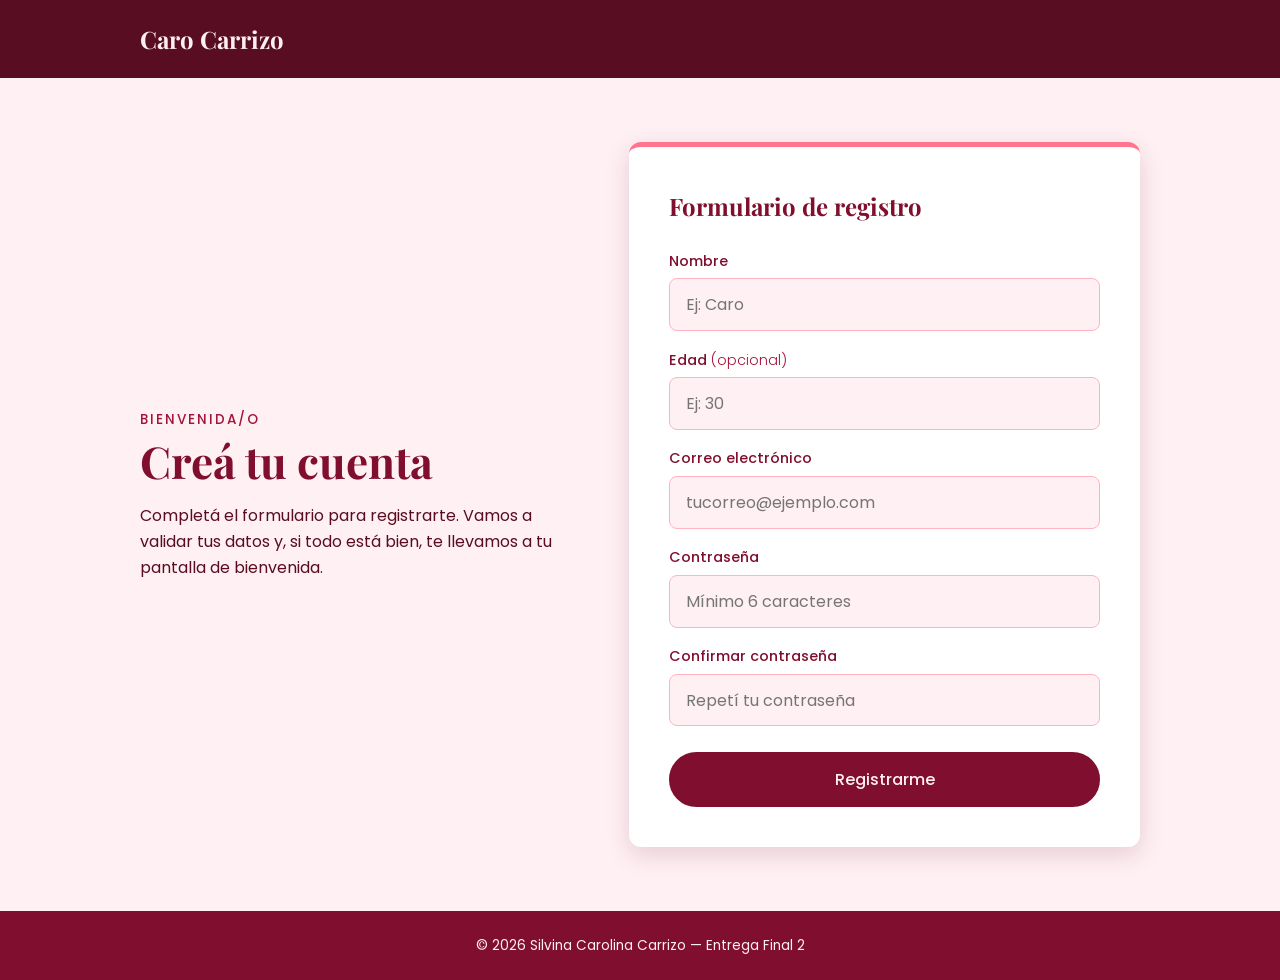
<file: index.html>
<!DOCTYPE html>
<html lang="es">
<head>
  <meta charset="utf-8">
  <meta name="viewport" content="width=device-width, initial-scale=1.0">
  <title>Registro | Caro Carrizo</title>
  <link rel="icon" href="assets/img/favicon.svg" type="image/svg+xml">

  <!-- Tipografías -->
  <link rel="preconnect" href="https://fonts.googleapis.com">
  <link rel="preconnect" href="https://fonts.gstatic.com" crossorigin>
  <link href="https://fonts.googleapis.com/css2?family=Playfair+Display:wght@600;700&family=Poppins:wght@300;400;500;600&display=swap" rel="stylesheet">

  <link rel="stylesheet" href="style.css">
</head>

<!-- onload: al cargar la página revisa si ya hay una sesión iniciada -->
<body onload="validacionRegistro()">

  <!-- ===== ENCABEZADO ===== -->
  <header class="encabezado">
    <div class="contenedor">
      <p class="logo">Caro Carrizo</p>
    </div>
  </header>

  <!-- ===== CONTENIDO PRINCIPAL ===== -->
  <main class="principal">
    <div class="contenedor registro">

      <section class="registro__intro">
        <p class="etiqueta">Bienvenida/o</p>
        <h1 class="titulo">Creá tu cuenta</h1>
        <p>Completá el formulario para registrarte. Vamos a validar tus datos y, si todo está bien, te llevamos a tu pantalla de bienvenida.</p>
      </section>

      <section class="tarjeta">
        <h2 class="tarjeta__titulo">Formulario de registro</h2>

        <!-- onsubmit: cuando se envía el formulario se ejecuta registro(event) -->
        <!-- novalidate: desactiva la validación del navegador para que valide nuestro JavaScript -->
        <form class="formulario" onsubmit="registro(event)" novalidate>

          <div class="formulario__campo">
            <label for="nombre">Nombre</label>
            <input type="text" id="nombre" placeholder="Ej: Caro" autocomplete="name">
          </div>

          <div class="formulario__campo">
            <label for="edad">Edad <span class="opcional">(opcional)</span></label>
            <input type="number" id="edad" placeholder="Ej: 30" min="1">
          </div>

          <div class="formulario__campo">
            <label for="email">Correo electrónico</label>
            <input type="email" id="email" placeholder="tucorreo@ejemplo.com" autocomplete="email">
          </div>

          <div class="formulario__campo">
            <label for="contrasenia">Contraseña</label>
            <input type="password" id="contrasenia" placeholder="Mínimo 6 caracteres" autocomplete="new-password">
          </div>

          <div class="formulario__campo">
            <label for="confirmar-contrasenia">Confirmar contraseña</label>
            <input type="password" id="confirmar-contrasenia" placeholder="Repetí tu contraseña" autocomplete="new-password">
          </div>

          <!-- Acá JavaScript escribe los mensajes de error o de éxito -->
          <p id="mensaje" class="mensaje" role="alert"></p>

          <button type="submit" class="boton">Registrarme</button>
        </form>
      </section>

    </div>
  </main>

  <!-- ===== PIE DE PÁGINA ===== -->
  <footer class="pie">
    <p>© 2026 Silvina Carolina Carrizo — Entrega Final 2</p>
  </footer>

  <script src="script.js"></script>
</body>
</html>
</file>
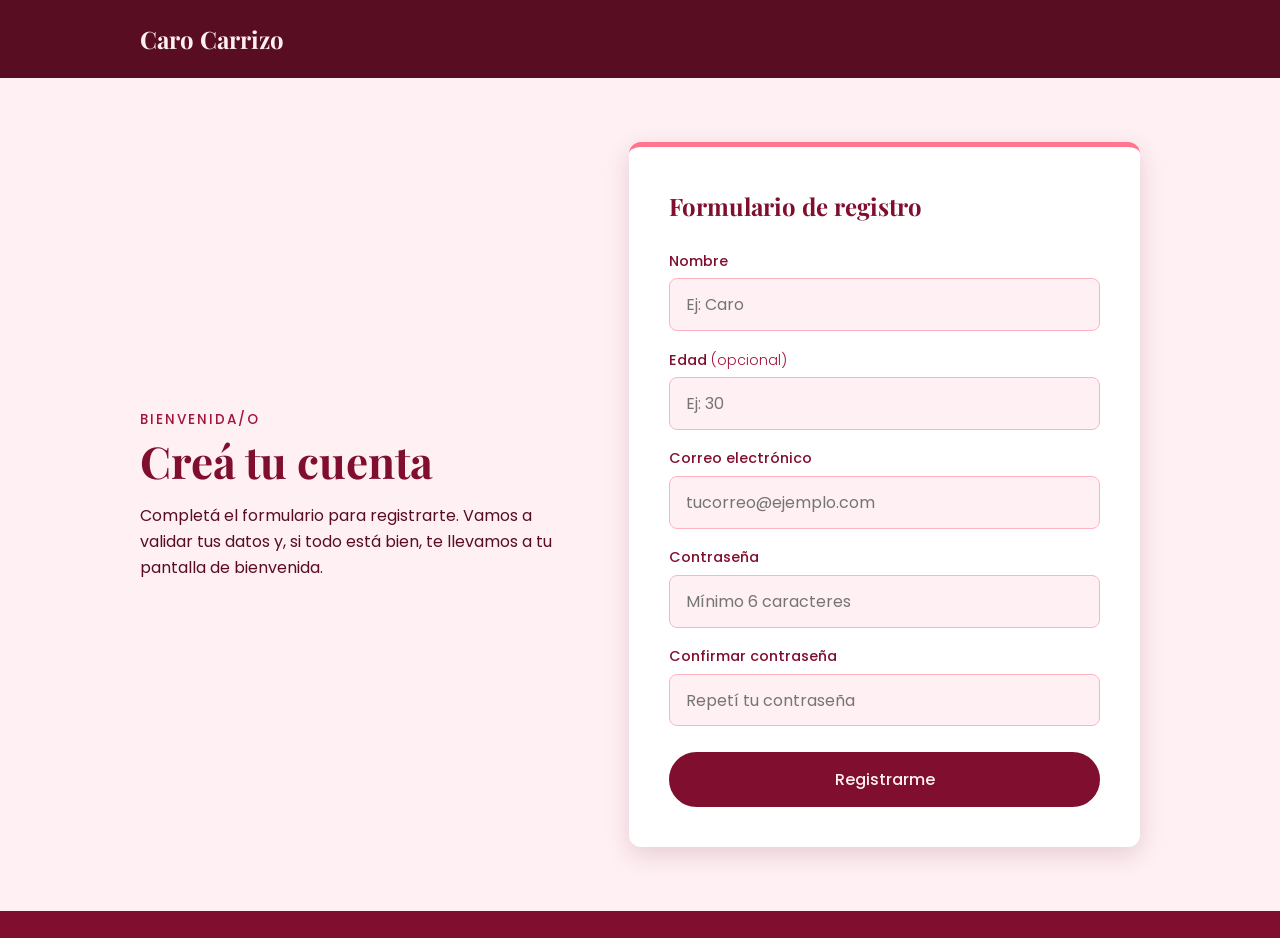
<file: bienvenida.html>
<!DOCTYPE html>
<html lang="es">
<head>
  <meta charset="utf-8">
  <meta name="viewport" content="width=device-width, initial-scale=1.0">
  <title>Bienvenida | Caro Carrizo</title>
  <link rel="icon" href="assets/img/favicon.svg" type="image/svg+xml">

  <!-- Tipografías -->
  <link rel="preconnect" href="https://fonts.googleapis.com">
  <link rel="preconnect" href="https://fonts.gstatic.com" crossorigin>
  <link href="https://fonts.googleapis.com/css2?family=Playfair+Display:wght@600;700&family=Poppins:wght@300;400;500;600&display=swap" rel="stylesheet">

  <link rel="stylesheet" href="style.css">
</head>

<!-- onload: al cargar la página busca al usuario guardado y muestra sus datos -->
<body onload="mostrarBienvenida()">

  <!-- ===== ENCABEZADO ===== -->
  <header class="encabezado">
    <div class="contenedor encabezado__contenido">
      <p class="logo">Caro Carrizo</p>
      <!-- onclick: al hacer clic se ejecuta cerrarSesion() -->
      <button type="button" class="boton boton--claro" onclick="cerrarSesion()">Cerrar sesión</button>
    </div>
  </header>

  <!-- ===== CONTENIDO PRINCIPAL ===== -->
  <main class="principal">
    <div class="contenedor">
      <section class="tarjeta bienvenida">
        <p class="etiqueta">Sesión iniciada</p>
        <!-- JavaScript completa el nombre dentro del span -->
        <h1 class="titulo">¡Hola, <span id="saludo-nombre">usuario</span>!</h1>
        <p>Tu registro se completó con éxito. Estos son los datos de tu cuenta:</p>

        <ul class="datos">
          <li class="datos__item">
            <span class="datos__etiqueta">Correo electrónico</span>
            <span id="dato-email">—</span>
          </li>
          <li class="datos__item">
            <span class="datos__etiqueta">Edad</span>
            <span id="dato-edad">—</span>
          </li>
          <li class="datos__item">
            <span class="datos__etiqueta">Fecha de registro</span>
            <span id="dato-fecha">—</span>
          </li>
        </ul>
      </section>
    </div>
  </main>

  <!-- ===== PIE DE PÁGINA ===== -->
  <footer class="pie">
    <p>© 2026 Silvina Carolina Carrizo — Entrega Final 2</p>
  </footer>

  <script src="script.js"></script>
</body>
</html>
</file>
<file: style.css>
/* =========================================================
   SISTEMA DE REGISTRO Y BIENVENIDA — style.css
   Hoja unificada para index.html y bienvenida.html
   Orden: 1. Reset y variables · 2. Generales · 3. Secciones · 4. Responsive
   ========================================================= */


/* ===== 1. RESET Y VARIABLES ===== */

* {
  margin: 0;
  padding: 0;
  box-sizing: border-box;
}

:root {
  /* Misma paleta que el portfolio (Entrega 1) */
  --oscuro: #590D22;
  --principal: #800F2F;
  --secundario: #A4133C;
  --intenso: #C9184A;
  --vibrante: #FF4D6D;
  --acento: #FF758F;
  --rosa-medio: #FF8FA3;
  --rosa-suave: #FFB3C1;
  --rosa-palido: #FFCCD5;
  --rosa-claro: #FFF0F3;
  --blanco: #FFFFFF;

  /* Tipografías */
  --fuente-titulos: 'Playfair Display', Georgia, serif;
  --fuente-texto: 'Poppins', Arial, sans-serif;

  /* Medidas */
  --radio: 12px;
  --sombra: 0 8px 24px rgba(89, 13, 34, 0.15);
  --transicion: 0.3s ease;
}


/* ===== 2. ESTILOS GENERALES Y CLASES REUTILIZABLES ===== */

body {
  min-height: 100vh;
  display: flex;
  flex-direction: column;
  font-family: var(--fuente-texto);
  line-height: 1.6;
  color: var(--oscuro);
  background-color: var(--rosa-claro);
}

ul {
  list-style: none;
}

.contenedor {
  width: 90%;
  max-width: 1000px;
  margin: 0 auto;
}

.etiqueta {
  font-size: 0.85rem;
  font-weight: 500;
  letter-spacing: 0.15em;
  text-transform: uppercase;
  color: var(--secundario);
}

.titulo {
  font-family: var(--fuente-titulos);
  font-size: 2.75rem;
  line-height: 1.2;
  color: var(--principal);
  margin: 0.25rem 0 1rem;
}

.tarjeta {
  background-color: var(--blanco);
  border-radius: var(--radio);
  border-top: 5px solid var(--acento);
  box-shadow: var(--sombra);
  padding: 2.5rem;
}

.tarjeta__titulo {
  font-family: var(--fuente-titulos);
  font-size: 1.5rem;
  color: var(--principal);
  margin-bottom: 1.5rem;
}

.boton {
  padding: 0.8rem 1.75rem;
  border: 2px solid var(--principal);
  border-radius: 50px;
  background-color: var(--principal);
  color: var(--rosa-claro);
  font-family: var(--fuente-texto);
  font-size: 1rem;
  font-weight: 500;
  cursor: pointer;
  transition: background-color var(--transicion), transform var(--transicion);
}

.boton:hover {
  background-color: var(--intenso);
  border-color: var(--intenso);
  transform: translateY(-2px);
}

.boton--claro {
  background-color: transparent;
  border-color: var(--rosa-suave);
  color: var(--rosa-claro);
  font-size: 0.9rem;
  padding: 0.5rem 1.25rem;
}

.boton--claro:hover {
  background-color: var(--rosa-suave);
  border-color: var(--rosa-suave);
  color: var(--oscuro);
}

button:focus-visible,
input:focus-visible {
  outline: 3px solid var(--acento);
  outline-offset: 2px;
}


/* ===== 3. ESTILOS POR SECCIÓN ===== */

/* ----- Header ----- */
.encabezado {
  background-color: var(--oscuro);
  padding: 1.25rem 0;
}

.encabezado__contenido {
  display: flex;
  justify-content: space-between;
  align-items: center;
}

.logo {
  font-family: var(--fuente-titulos);
  font-size: 1.5rem;
  font-weight: 700;
  color: var(--rosa-claro);
}

/* ----- Main ----- */
.principal {
  flex-grow: 1;
  display: flex;
  align-items: center;
  padding: 4rem 0;
}

/* ----- Registro (index.html) ----- */
.registro {
  display: grid;
  grid-template-columns: 1fr 1.2fr;
  gap: 4rem;
  align-items: center;
}

.formulario {
  display: flex;
  flex-direction: column;
  gap: 1.1rem;
}

.formulario__campo {
  display: flex;
  flex-direction: column;
  gap: 0.35rem;
}

.formulario label {
  font-size: 0.9rem;
  font-weight: 500;
  color: var(--principal);
}

.opcional {
  font-weight: 300;
  color: var(--secundario);
}

.formulario input {
  width: 100%;
  padding: 0.8rem 1rem;
  border: 1px solid var(--rosa-suave);
  border-radius: 8px;
  background-color: var(--rosa-claro);
  color: var(--oscuro);
  font-family: var(--fuente-texto);
  font-size: 1rem;
}

.formulario input:focus {
  border-color: var(--acento);
}

.formulario .boton {
  margin-top: 0.5rem;
}

/* Mensajes que escribe JavaScript */
.mensaje {
  font-size: 0.9rem;
  border-radius: 8px;
}

.mensaje:empty {
  display: none;
}

.mensaje--error,
.mensaje--exito,
.mensaje--info {
  padding: 0.75rem 1rem;
}

.mensaje--error {
  background-color: var(--rosa-palido);
  color: var(--principal);
  border-left: 4px solid var(--intenso);
}

.mensaje--exito {
  background-color: #E6F4EA;
  color: #1E5631;
  border-left: 4px solid #2E7D32;
}

.mensaje--info {
  background-color: var(--rosa-claro);
  color: var(--secundario);
  border-left: 4px solid var(--rosa-medio);
}

/* ----- Bienvenida (bienvenida.html) ----- */
.bienvenida {
  max-width: 640px;
  margin: 0 auto;
}

#saludo-nombre {
  color: var(--intenso);
}

.datos {
  display: grid;
  gap: 1rem;
  margin-top: 2rem;
}

.datos__item {
  display: flex;
  flex-direction: column;
  padding: 1rem 1.25rem;
  background-color: var(--rosa-claro);
  border-left: 4px solid var(--acento);
  border-radius: 0 8px 8px 0;
  word-break: break-word;
}

.datos__etiqueta {
  font-size: 0.75rem;
  font-weight: 600;
  letter-spacing: 0.1em;
  text-transform: uppercase;
  color: var(--secundario);
}

/* ----- Footer ----- */
.pie {
  background-color: var(--principal);
  color: var(--rosa-claro);
  text-align: center;
  padding: 1.5rem 0;
  font-size: 0.85rem;
}


/* ===== 4. RESPONSIVE (siempre al final) ===== */

@media (max-width: 800px) {
  .registro {
    grid-template-columns: 1fr;
    gap: 2rem;
    text-align: center;
  }

  .formulario {
    text-align: left;
  }

  .titulo {
    font-size: 2.2rem;
  }
}

@media (max-width: 480px) {
  .tarjeta {
    padding: 1.75rem 1.25rem;
  }

  .principal {
    padding: 2.5rem 0;
  }

  .logo {
    font-size: 1.2rem;
  }
}
</file>
